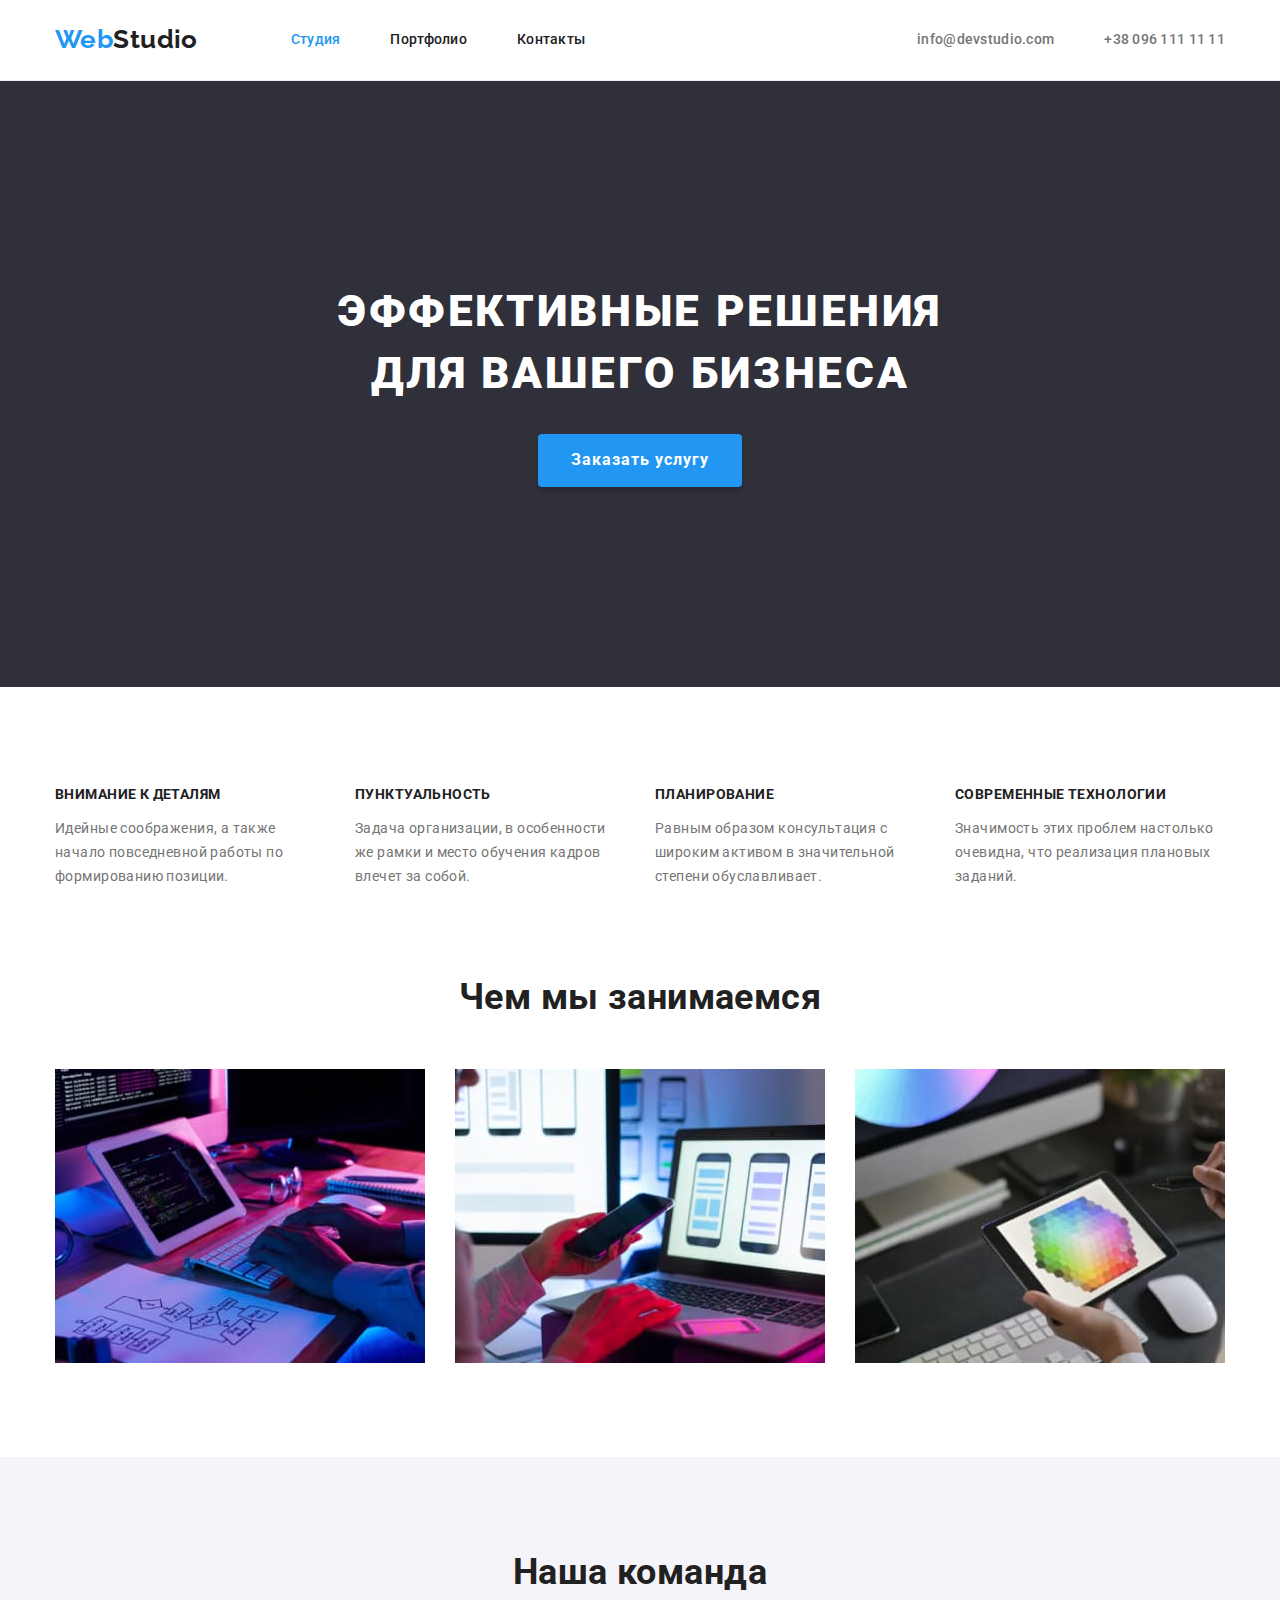
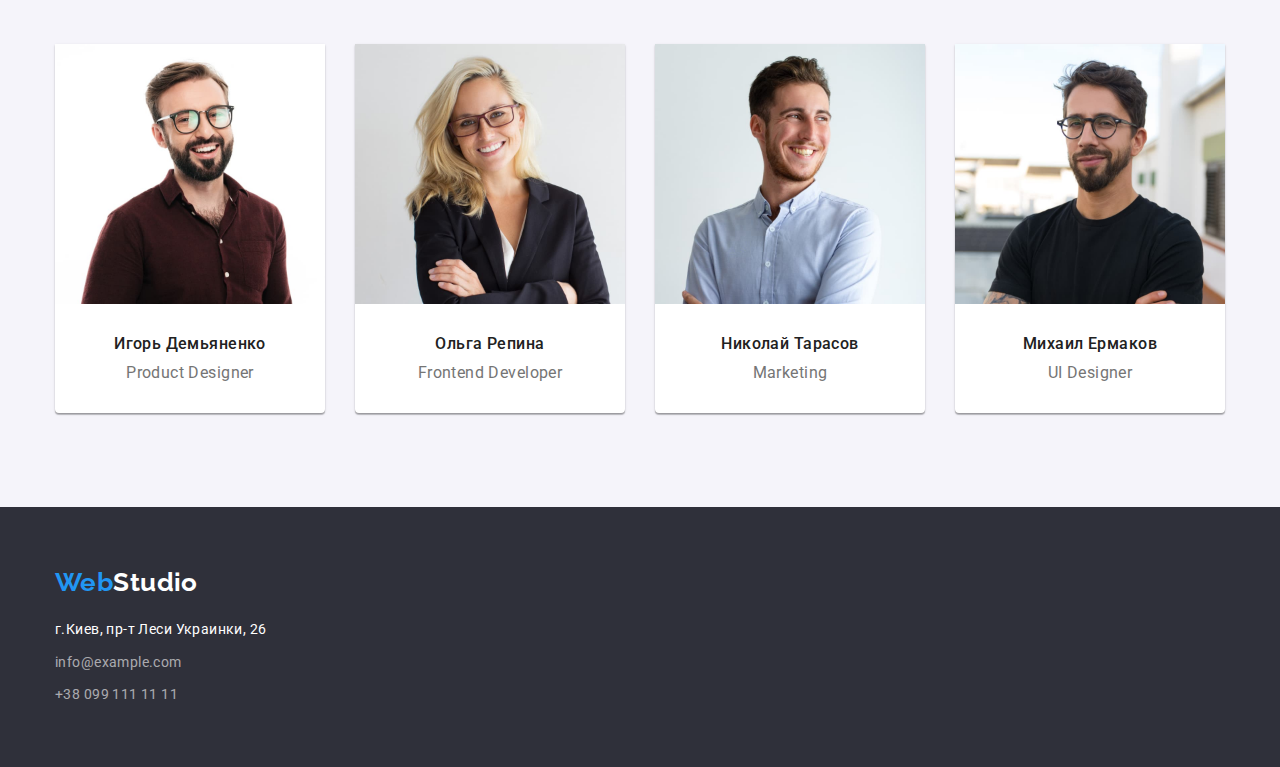
<file: index.html>
<!DOCTYPE html>
<html lang="ru">
	<head>
		<meta charset="UTF-8" />
		<meta http-equiv="X-UA-Compatible" content="IE=edge" />
		<meta name="viewport" content="width=device-width, initial-scale=1.0" />
		<title>Web Studio</title>

		<link rel="preconnect" href="https://fonts.googleapis.com" />
		<link rel="preconnect" href="https://fonts.gstatic.com" crossorigin />
		<link
			href="https://fonts.googleapis.com/css2?family=Raleway:wght@700&family=Roboto:wght@400;500;700;900&display=swap"
			rel="stylesheet"
		/>
		<link
			rel="stylesheet"
			href="https://cdnjs.cloudflare.com/ajax/libs/modern-normalize/1.0.0/modern-normalize.min.css"
		/>
		<link rel="stylesheet" href="./css/styles.css" />
	</head>
	<body>
		<header class="header">
			<div class="container">
				<nav class="header-nav">
					<a class="header-logo" href="./index.html">
						Web
						<span>Studio</span>
					</a>
					<ul class="header-list list">
						<li class="header-item">
							<a class="header-link current" href="./index.html">Студия</a>
						</li>
						<li class="header-item">
							<a class="header-link" href="./portfolio.html">Портфолио</a>
						</li>
						<li class="header-item">
							<a class="header-link" href="/contacts">Контакты</a>
						</li>
					</ul>

					<ul class="header-group list">
						<li class="header-element">
							<a class="header-contact" class="link" href="mailto:info@devstudio.com">info@devstudio.com</a>
						</li>
						<li class="header-element">
							<a class="header-phone" href="tel:+380961111111">+38 096 111 11 11</a>
						</li>
					</ul>
				</nav>
			</div>
		</header>
		<main>
			<section class="section hero">
				<div class="container">
					<h1 class="hero-title">Эффективные решения для вашего бизнеса</h1>
					<button class="hero-button" type="button">Заказать услугу</button>
				</div>
			</section>

			<section class="section features">
				<div class="container">
					<h2 hidden>Наши преимущества</h2>
					<ul class="features-list list">
						<li class="features-item">
							<h3 class="features-subtitle">Внимание к деталям</h3>
							<p class="features-desc">
								Идейные соображения, а также начало повседневной работы по формированию позиции.
							</p>
						</li>
						<li class="features-item">
							<h3 class="features-subtitle">Пунктуальность</h3>
							<p class="features-desc">
								Задача организации, в особенности же рамки и место обучения кадров влечет за собой.
							</p>
						</li>
						<li class="features-item">
							<h3 class="features-subtitle">Планирование</h3>
							<p class="features-desc">
								Равным образом консультация с широким активом в значительной степени обуславливает.
							</p>
						</li>
						<li class="features-item">
							<h3 class="features-subtitle">Современные технологии</h3>
							<p class="features-desc">Значимость этих проблем настолько очевидна, что реализация плановых заданий.</p>
						</li>
					</ul>
				</div>
			</section>

			<section class="section services">
				<div class="container">
					<h2 class="services-title">Чем мы занимаемся</h2>
					<ul class="services-list list">
						<li class="services-item">
							<img
								class="services-img"
								src="./images/img1.jpg"
								alt="Программирование и блок-схемы"
								width="370"
								height="294"
							/>
						</li>
						<li class="services-item">
							<img
								class="services-img"
								src="./images/img2.jpg"
								alt="Разработка дизайна для девайсов"
								width="370"
								height="294"
							/>
						</li>
						<li class="services-item">
							<img
								class="services-img"
								src="./images/img3.jpg"
								alt="Цветовая палитра на планшете"
								width="370"
								height="294"
							/>
						</li>
					</ul>
				</div>
			</section>

			<section class="section team">
				<div class="container">
					<h2 class="team-title">Наша команда</h2>
					<ul class="team-list list">
						<li class="team-item">
							<img
								class="team-img"
								src="./images/photo1.jpg"
								alt="Фотография сотрудника Игорь Демьяненко"
								width="270"
								height="260"
							/>
							<div class="team-group">
								<h3 class="team-caption">Игорь Демьяненко</h3>
								<p class="team-desc" lang="en">Product Designer</p>
							</div>
						</li>
						<li class="team-item">
							<img
								class="team-img"
								src="./images/photo2.jpg"
								alt="Фотография сотрудника Ольга Репина"
								width="270"
								height="260"
							/>
							<div class="team-group">
								<h3 class="team-caption">Ольга Репина</h3>
								<p class="team-desc" lang="en">Frontend Developer</p>
							</div>
						</li>
						<li class="team-item">
							<img
								class="team-img"
								src="./images/photo3.jpg"
								alt="Фотография сотрудника Николай Тарасов"
								width="270"
								height="260"
							/>
							<div class="team-group">
								<h3 class="team-caption">Николай Тарасов</h3>
								<p class="team-desc" lang="en">Marketing</p>
							</div>
						</li>
						<li class="team-item">
							<img
								class="team-img"
								src="./images/photo4.jpg"
								alt="Фотография сотрудника Михаил Ермаков"
								width="270"
								height="260"
							/>
							<div class="team-group">
								<h3 class="team-caption">Михаил Ермаков</h3>
								<p class="team-desc" lang="en">UI Designer</p>
							</div>
						</li>
					</ul>
				</div>
			</section>
		</main>
		<footer class="footer">
			<div class="container">
				<a class="footer-logo" href="./index.html">
					Web
					<span>Studio</span>
				</a>
				<address class="footer-group">
					<ul class="footer-list list">
						<li class="footer-item">
							<a class="footer-address" href="https://bit.ly/3pXMvUd" target="_blank" rel="noopener noreferrer">
								г.Киев, пр-т Леси Украинки, 26
							</a>
						</li>
						<li class="footer-item">
							<a class="footer-contact" class="link" href="mailto:info@example.com">info@example.com</a>
						</li>
						<li class="footer-item">
							<a class="footer-phone" href="tel:+380991111111">+38 099 111 11 11</a>
						</li>
					</ul>
				</address>
			</div>
		</footer>
	</body>
</html>
</file>
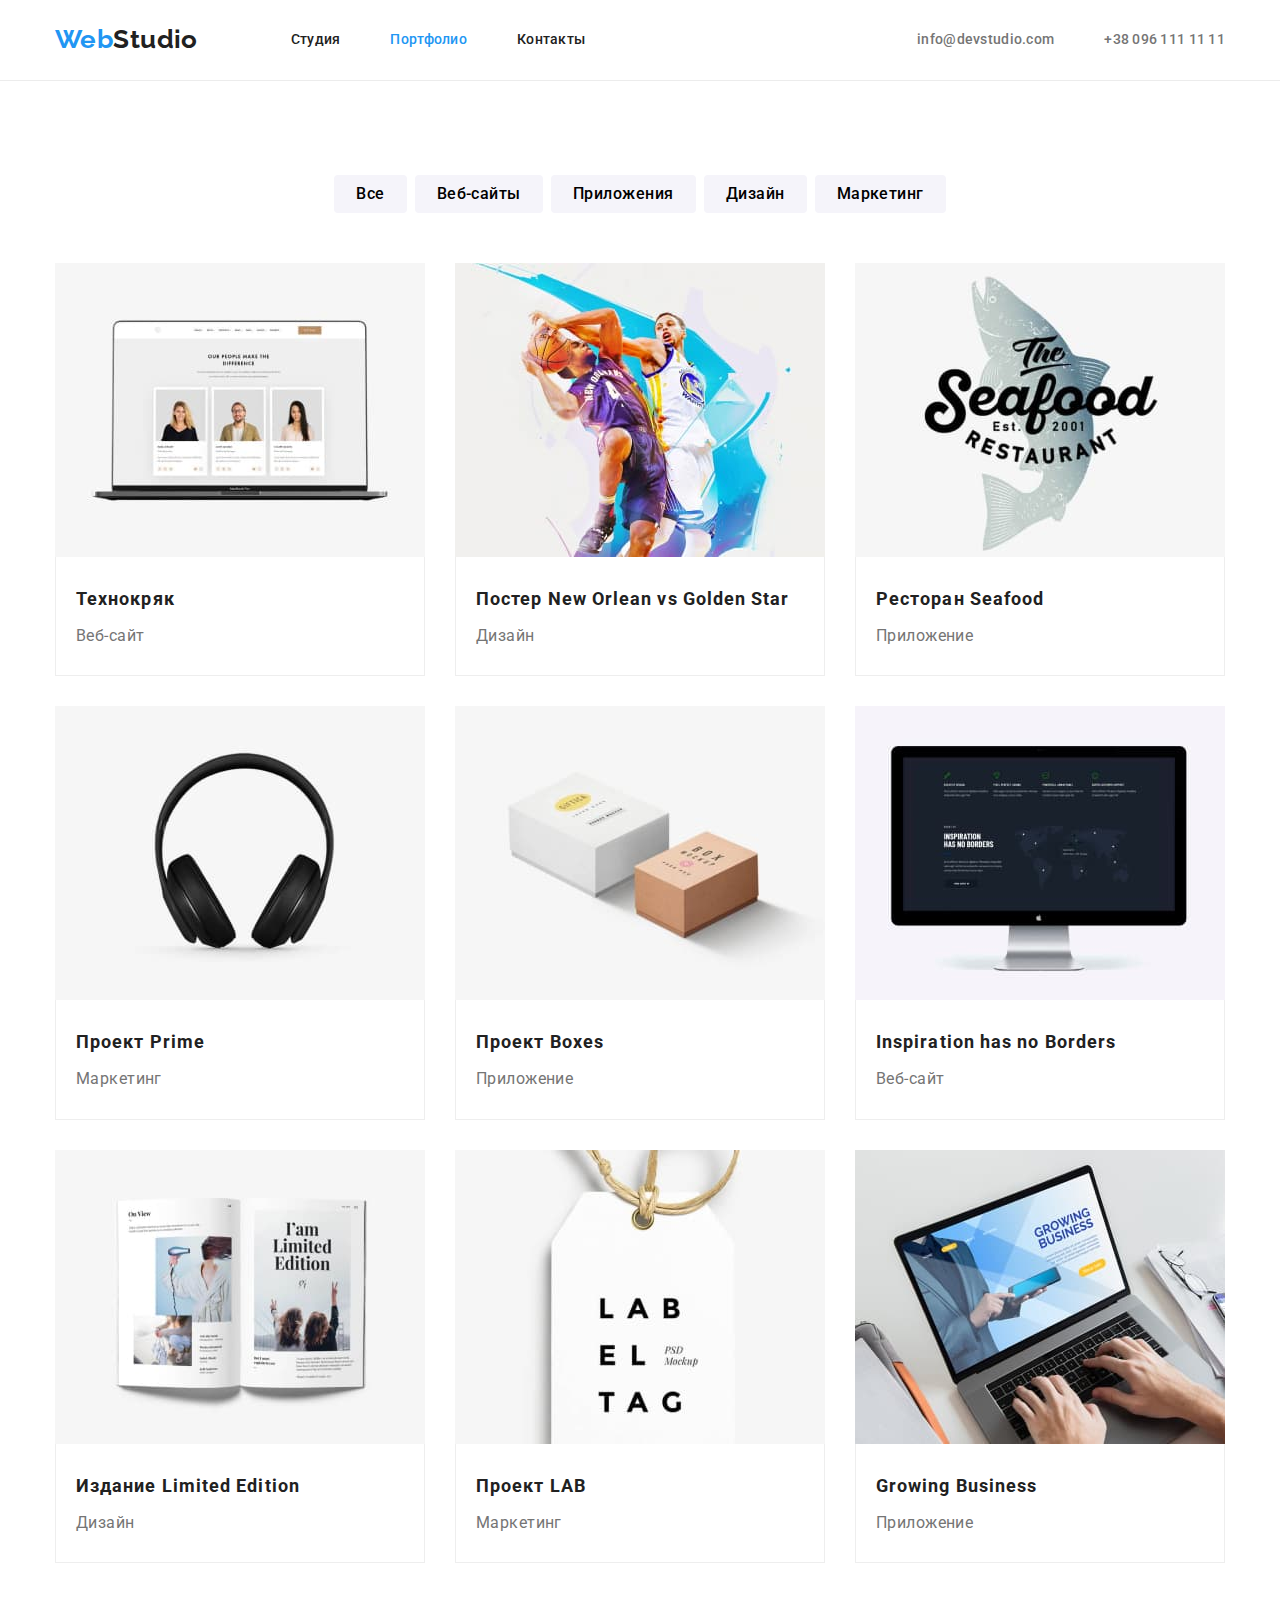
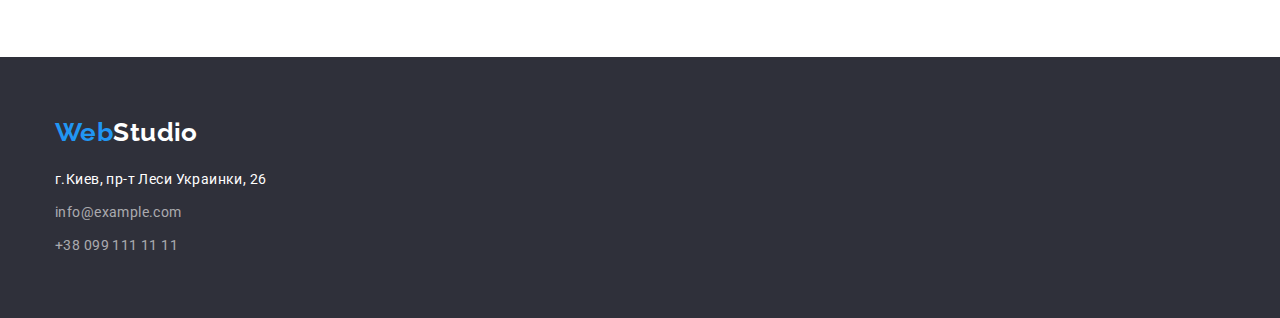
<file: portfolio.html>
<!DOCTYPE html>
<html lang="ru">
	<head>
		<meta charset="UTF-8" />
		<meta http-equiv="X-UA-Compatible" content="IE=edge" />
		<meta name="viewport" content="width=device-width, initial-scale=1.0" />
		<title>Web Studio</title>

		<link rel="preconnect" href="https://fonts.googleapis.com" />
		<link rel="preconnect" href="https://fonts.gstatic.com" crossorigin />
		<link
			href="https://fonts.googleapis.com/css2?family=Raleway:wght@700&family=Roboto:wght@400;500;700;900&display=swap"
			rel="stylesheet"
		/>
		<link
			rel="stylesheet"
			href="https://cdnjs.cloudflare.com/ajax/libs/modern-normalize/1.0.0/modern-normalize.min.css"
		/>
		<link rel="stylesheet" href="./css/styles.css" />
	</head>
	<body>
		<header class="header">
			<div class="container">
				<nav class="header-nav">
					<a class="header-logo" href="./index.html">
						Web
						<span>Studio</span>
					</a>
					<ul class="header-list list">
						<li class="header-item">
							<a class="header-link" href="./index.html">Студия</a>
						</li>
						<li class="header-item">
							<a class="header-link current" href="./portfolio.html">Портфолио</a>
						</li>
						<li class="header-item">
							<a class="header-link" href="/contacts">Контакты</a>
						</li>
					</ul>

					<ul class="header-group list">
						<li class="header-element">
							<a class="header-contact" class="link" href="mailto:info@devstudio.com">info@devstudio.com</a>
						</li>
						<li class="header-element">
							<a class="header-phone" href="tel:+380961111111">+38 096 111 11 11</a>
						</li>
					</ul>
				</nav>
			</div>
		</header>
		<main>
			<section class="section portfolio">
				<div class="container">
					<h1 hidden>Портфолио</h1>
					<ul class="portfolio-buttons list">
						<li>
							<button class="portfolio-btn filter-all" type="button">Все</button>
						</li>
						<li>
							<button class="portfolio-btn filter-sites" type="button">Веб-сайты</button>
						</li>
						<li>
							<button class="portfolio-btn filter-app" type="button">Приложения</button>
						</li>
						<li>
							<button class="portfolio-btn filter-design" type="button">Дизайн</button>
						</li>
						<li>
							<button class="portfolio-btn filtr-marketing" type="button">Маркетинг</button>
						</li>
					</ul>
					<ul class="portfolio-list list">
						<li class="portfolio-item">
							<img
								class="portfolio-img"
								src="./images/portfolio/image1.jpeg"
								alt="Изображение сайта на мониторе макбука"
								width="370"
								height="294"
							/>
							<div class="portfolio-group">
								<h2 class="portfolio-subtitle">Технокряк</h2>
								<p class="portfolio-desc">Веб-сайт</p>
							</div>
						</li>
						<li class="portfolio-item">
							<img
								class="portfolio-img"
								src="./images/portfolio/image2.jpeg"
								alt="Два баскетболиста с мячом в прыжке"
								width="370"
								height="294"
							/>
							<div class="portfolio-group">
								<h2 class="portfolio-subtitle">
									Постер
									<span lang="en">New Orlean vs Golden Star</span>
								</h2>
								<p class="portfolio-desc">Дизайн</p>
							</div>
						</li>
						<li class="portfolio-item">
							<img
								class="portfolio-img"
								src="./images/portfolio/image3.jpeg"
								alt="Надпись The Seafood Restaurant на фоне нарисованной рыбы"
								width="370"
								height="294"
							/>
							<div class="portfolio-group">
								<h2 class="portfolio-subtitle">
									Ресторан
									<span lang="en">Seafood</span>
								</h2>
								<p class="portfolio-desc">Приложение</p>
							</div>
						</li>
						<li class="portfolio-item">
							<img
								class="portfolio-img"
								src="./images/portfolio/image4.jpeg"
								alt="Большие черные наушники"
								width="370"
								height="294"
							/>
							<div class="portfolio-group">
								<h2 class="portfolio-subtitle">
									Проект
									<span lang="en">Prime</span>
								</h2>
								<p class="portfolio-desc">Маркетинг</p>
							</div>
						</li>
						<li class="portfolio-item">
							<img
								class="portfolio-img"
								src="./images/portfolio/image5.jpeg"
								alt="Изображение двух коробок с надписями в белом цвете и крафт"
								width="370"
								height="294"
							/>
							<div class="portfolio-group">
								<h2 class="portfolio-subtitle">
									Проект
									<span lang="en">Boxes</span>
								</h2>
								<p class="portfolio-desc">Приложение</p>
							</div>
						</li>
						<li class="portfolio-item">
							<img
								class="portfolio-img"
								src="./images/portfolio/image6.jpeg"
								alt="Сайт на мониторе Apple"
								width="370"
								height="294"
							/>
							<div class="portfolio-group">
								<h2 class="portfolio-subtitle"><span lang="en">Inspiration has no Borders</span></h2>
								<p class="portfolio-desc">Веб-сайт</p>
							</div>
						</li>
						<li class="portfolio-item">
							<img
								class="portfolio-img"
								src="./images/portfolio/image7.jpeg"
								alt="Разворот журнала с фотографиями"
								width="370"
								height="294"
							/>
							<div class="portfolio-group">
								<h2 class="portfolio-subtitle">
									Издание
									<span lang="en">Limited Edition</span>
								</h2>
								<p class="portfolio-desc">Дизайн</p>
							</div>
						</li>
						<li class="portfolio-item">
							<img
								class="portfolio-img"
								src="./images/portfolio/image8.jpeg"
								alt="Белая бирка с надписью на бежевом шнурке"
								width="370"
								height="294"
							/>
							<div class="portfolio-group">
								<h2 class="portfolio-subtitle">
									Проект
									<span lang="en">LAB</span>
								</h2>
								<p class="portfolio-desc">Маркетинг</p>
							</div>
						</li>
						<li class="portfolio-item">
							<img
								class="portfolio-img"
								src="./images/portfolio/image9.jpeg"
								alt="Макбук с открытым сайтом и руки человека на клавиатуре"
								width="370"
								height="294"
							/>
							<div class="portfolio-group">
								<h2 class="portfolio-subtitle"><span lang="en">Growing Business</span></h2>
								<p class="portfolio-desc">Приложение</p>
							</div>
						</li>
					</ul>
				</div>
			</section>
		</main>
		<footer class="footer">
			<div class="container">
				<a class="footer-logo" href="./index.html">
					Web
					<span>Studio</span>
				</a>
				<address class="footer-group">
					<ul class="footer-list list">
						<li class="footer-item">
							<a class="footer-address" href="https://bit.ly/3pXMvUd" target="_blank" rel="noopener noreferrer">
								г.Киев, пр-т Леси Украинки, 26
							</a>
						</li>
						<li class="footer-item">
							<a class="footer-contact" class="link" href="mailto:info@example.com">info@example.com</a>
						</li>
						<li class="footer-item">
							<a class="footer-phone" href="tel:+380991111111">+38 099 111 11 11</a>
						</li>
					</ul>
				</address>
			</div>
		</footer>
	</body>
</html>
</file>
<file: css/styles.css>
:root {
	--primary-text-color: #757575;
	--title-text-color: #212121;
	--accent-color: #2196f3;
	--white-text-clolor: #ffffff;
	--second-white-color: rgba(255, 255, 255, 0.6);
	--main-background-color: #ffffff;
	--second-background-color: #f5f4fa;
	--accent-background-color: #2f303a;
}

body {
	font-family: "Roboto", sans-serif;
	font-size: 14px;
	letter-spacing: 0.03em;
	color: var(--primary-text-color);
	background-color: var(--main-background-color);
	margin: 0;
}

a {
	text-decoration: none;
}

/* «B1» Допускается глобальный сброс стилей по селектору тега для элементов <h1>...<h6>, <p> и <ul>. */
h1,
h2,
h3,
p,
ul {
	margin: 0;
}

.list {
	list-style: none;
	padding: 0;
	margin: 0;
}

.container {
	width: 1200px;
	margin: 0 auto;
	padding: 0 15px;
}

.section {
	margin-top: 0px;
	margin-bottom: 94px;
}

.header {
	background-color: var(--main-background-color);
	border-bottom: 1px solid #ececec;
}

.header-nav {
	display: flex;
	align-items: center;
}

.header-logo {
	display: flex;
	padding-top: 24px;
	padding-bottom: 25px;
	margin-right: 93px;
	font-family: "Raleway", sans-serif;
	font-weight: 700;
	font-size: 26px;
	line-height: 1.2;
	text-decoration: none;
	color: var(--accent-color);
}

.header-logo > span {
	color: var(--title-text-color);
}

.header-item {
	margin-right: 50px;
	line-height: 1.1;
	font-weight: 500;
	letter-spacing: 0.02em;
}

.header-item > a {
	color: var(--title-text-color);
}

.header-list {
	display: flex;
	justify-content: flex-start;
}

.header-list .current {
	color: var(--accent-color);
}

.header-link:hover,
.header-link:focus {
	color: var(--accent-color);
}

.header-group {
	display: flex;
	margin-left: auto;
	letter-spacing: 0.02em;
}

.header-element {
	line-height: 1.1;
	font-weight: 500;
}

.header-element > a {
	color: var(--primary-text-color);
}

.header-contact:hover,
.header-contact:focus {
	color: var(--accent-color);
}

.header-phone:hover,
.header-phone:focus {
	color: var(--accent-color);
}

.header-phone {
	margin-left: 50px;
}

.hero {
	background-color: var(--accent-background-color);
	color: var(--white-text-clolor);
	padding-top: 200px;
	padding-bottom: 200px;
}

.hero-title {
	font-weight: 900;
	font-size: 44px;
	line-height: 1.4;
	letter-spacing: 0.06em;
	text-transform: uppercase;
	display: block;
	width: 696px;
	margin: auto;
	margin-bottom: 30px;
	text-align: center;
}

.hero-button {
	font-family: "Roboto", sans-serif;
	font-weight: 700;
	font-size: 16px;
	line-height: 1.9;
	letter-spacing: 0.06em;
	align-items: center;
	cursor: pointer;
	background-color: var(--accent-color);
	color: var(--white-text-clolor);
	box-shadow: 0px 4px 4px rgba(0, 0, 0, 0.15);
	border-radius: 4px;
	padding: 10px 32px;
	border: 1px solid transparent;
	display: block;
	margin: auto;
}

.features-list {
	display: flex;
	justify-content: space-between;
}

.features-item {
	display: block;
	width: 270px;
	height: 101px;
}

.features-subtitle {
	font-size: 14px;
	line-height: 1.9;
	font-weight: 700;
	text-transform: uppercase;
	color: var(--title-text-color);
	margin-bottom: 10px;
}

.features-desc {
	font-weight: 400;
	line-height: 1.7;
}

.features-desc:last-child {
	margin-right: none;
}

.services {
	padding-top: 0;
}

.services-list {
	display: flex;
	flex-wrap: wrap;
	gap: 30px;
}

.services-title {
	font-weight: 700;
	font-size: 36px;
	line-height: 1.2;
	text-align: center;
	color: var(--title-text-color);
	margin-bottom: 50px;
	padding: 0;
}

.services-item > img {
	display: block;
	max-width: 100%;
	height: auto;
}

.team {
	background-color: var(--second-background-color);
	padding-top: 94px;
	padding-bottom: 94px;
	margin-bottom: 0;
}

.team-list {
	display: flex;
	gap: 30px;
}

.team-title {
	font-weight: 700;
	font-size: 36px;
	line-height: 1.2;
	text-align: center;
	color: var(--title-text-color);
	margin-bottom: 50px;
}

.team-group {
	text-align: center;
	margin: 30px 0px;
}

.team-item {
	background-color: var(--main-background-color);
	box-shadow: 0px 1px 3px rgba(0, 0, 0, 0.12), 0px 1px 1px rgba(0, 0, 0, 0.14), 0px 2px 1px rgba(0, 0, 0, 0.2);
	border-radius: 0px 0px 4px 4px;
}

.team-caption {
	font-size: 16px;
	font-weight: 500;
	line-height: 1.2;
	color: var(--title-text-color);
	margin-bottom: 10px;
}

.team-desc {
	font-size: 16px;
	line-height: 1.2;
	font-weight: 400;
}

.team-img {
	display: block;
	max-width: 100%;
	height: auto;
}

.portfolio {
	background-color: var(--main-background-color);
}

.portfolio-buttons {
	display: flex;
	justify-content: center;
	margin-bottom: 20px;
	margin-top: 94px;
	gap: 8px;
}

.portfolio-btn {
	font-family: "Roboto", sans-serif;
	font-weight: 500;
	font-size: 16px;
	line-height: 1.6;
	text-align: center;
	letter-spacing: 0.03em;
	cursor: pointer;
	background-color: var(--second-background-color);
	border-radius: 4px;
	border: none;
	padding: 6px 22px;
}

.portfolio-btn:hover,
.portfolio-btn:focus {
	background-color: var(--accent-color);
	color: var(--white-text-clolor);
	border-radius: 4px;
}

.portfolio-list {
	display: flex;
	flex-wrap: wrap;
	justify-content: space-between;
}

.portfolio-item {
	background-color: var(--main-background-color);
	margin-top: 30px;
}

.portfolio-group {
	border: 1px solid #eeeeee;
	padding: 24px 20px;
	border-top: none;
}

.portfolio-subtitle {
	font-size: 18px;
	font-weight: 700;
	line-height: 2;
	letter-spacing: 0.06em;
	color: var(--title-text-color);
	margin-bottom: 4px;
}

.portfolio-desc {
	font-size: 16px;
	font-weight: 400;
	line-height: 1.9;
}

.portfolio-img {
	display: block;
	max-width: 100%;
	height: auto;
}

.footer {
	background-color: var(--accent-background-color);
	padding-top: 60px;
	padding-bottom: 60px;
}

.footer-logo {
	display: flex;
	font-family: "Raleway", sans-serif;
	font-size: 26px;
	font-weight: 700;
	color: var(--accent-color);
	line-height: 1.2;
	margin-bottom: 20px;
}

.footer-logo > span {
	color: var(--white-text-clolor);
}

.footer-item {
	font-weight: 400;
	font-style: normal;
	line-height: 1.7;
}

.footer-address {
	color: var(--white-text-clolor);
}

.footer-address:hover,
.footer-address:focus {
	color: var(--accent-color);
}

.footer-contact {
	color: var(--second-white-color);
	display: block;
	margin-top: 9px;
}

.footer-contact:hover,
.footer-contact:focus {
	color: var(--accent-color);
}

.footer-phone {
	color: var(--second-white-color);
	display: block;
	margin-top: 9px;
}

.footer-phone:hover,
.footer-phone:focus {
	color: var(--accent-color);
}
</file>
